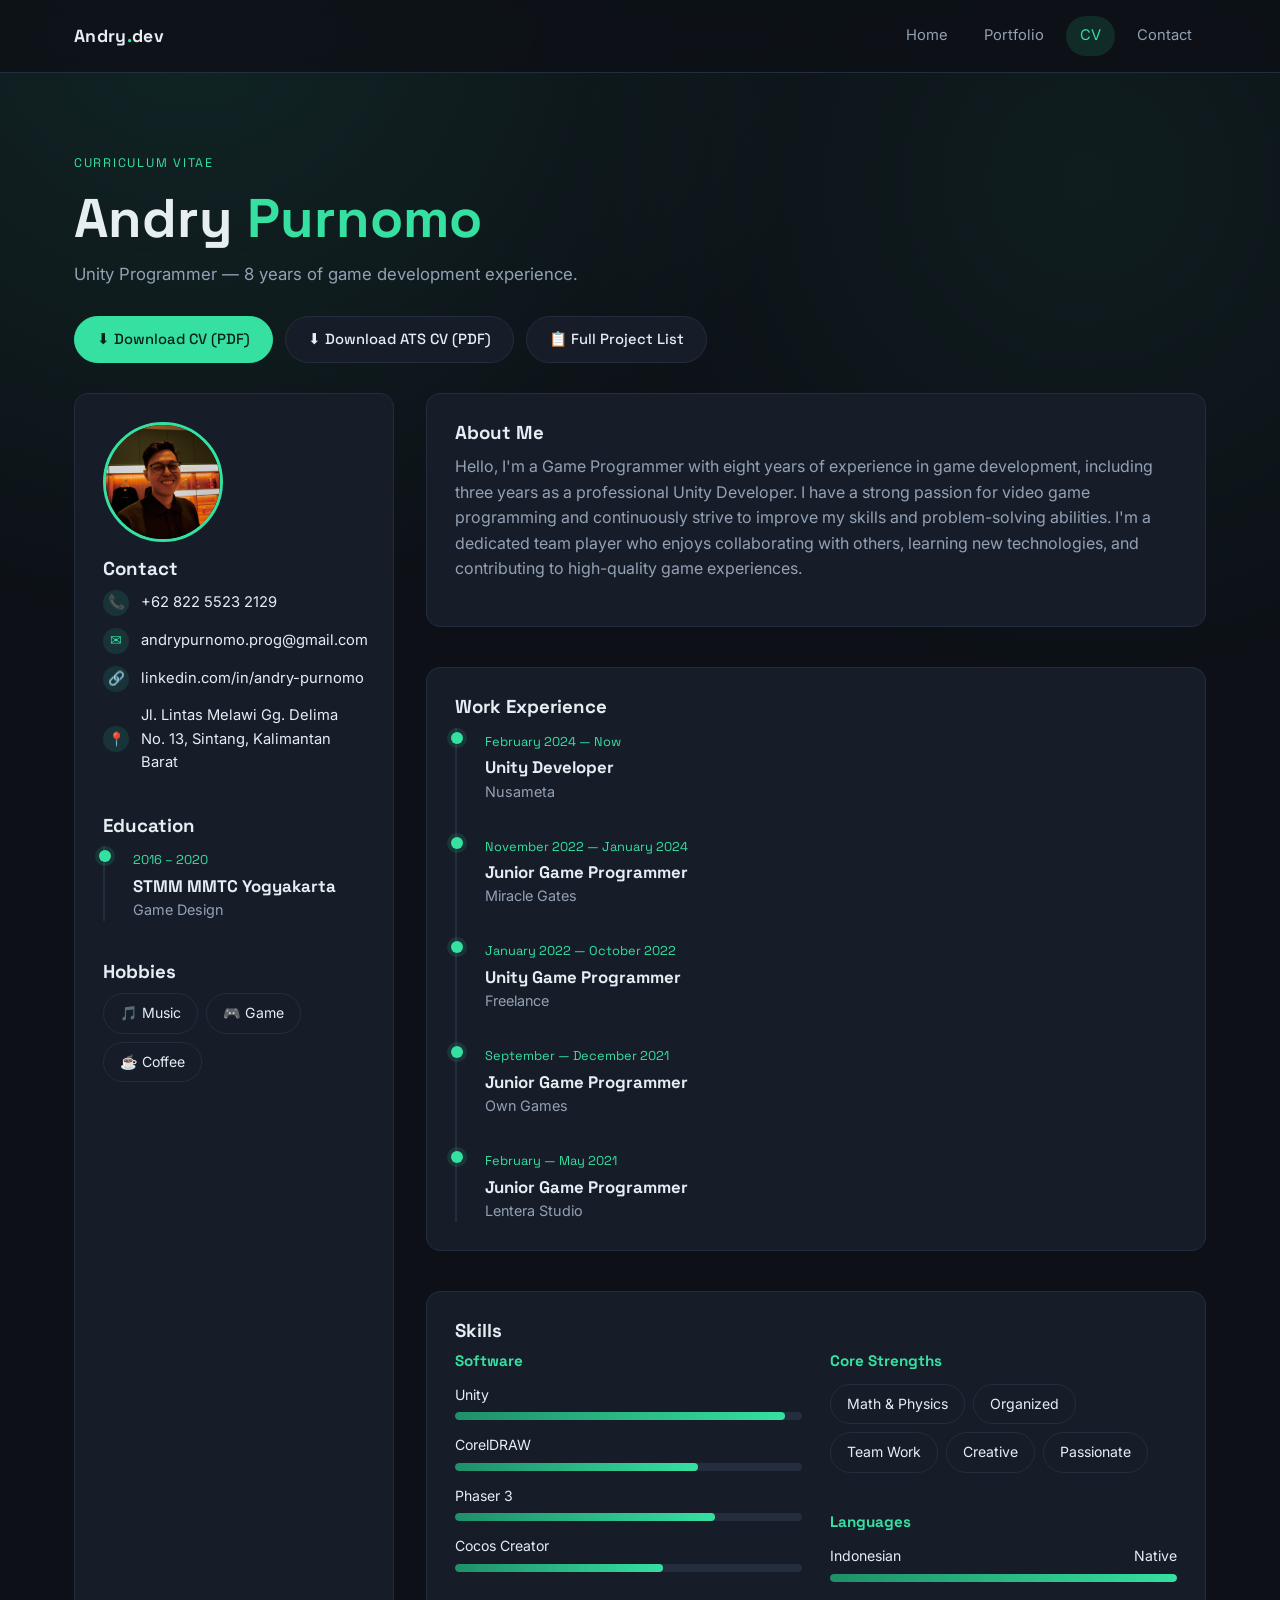
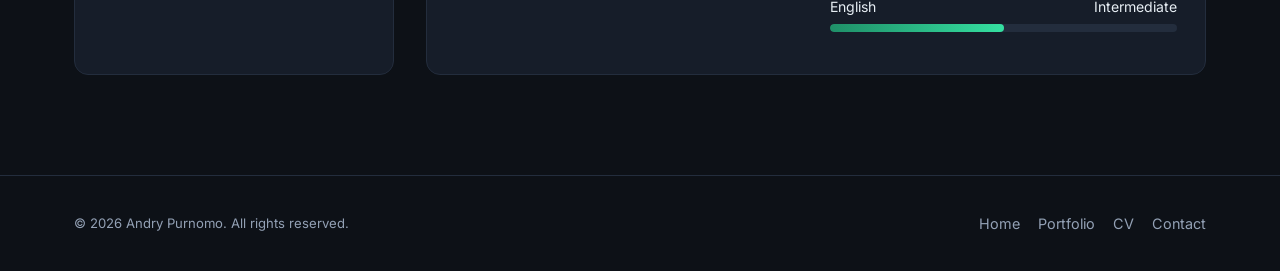
<file: cv.html>
<!DOCTYPE html>
<html lang="en">
<head>
<meta charset="UTF-8" />
<meta name="viewport" content="width=device-width, initial-scale=1.0" />
<title>CV — Andry Purnomo</title>
<meta name="description" content="Curriculum vitae of Andry Purnomo, Unity Programmer." />
<link rel="icon" href="assets/img/favicon/favicon.ico" sizes="any" />
<link rel="icon" type="image/png" sizes="32x32" href="assets/img/favicon/favicon-32.png" />
<link rel="icon" type="image/png" sizes="16x16" href="assets/img/favicon/favicon-16.png" />
<link rel="apple-touch-icon" href="assets/img/favicon/apple-touch-icon.png" />
<link rel="preconnect" href="https://fonts.googleapis.com">
<link href="https://fonts.googleapis.com/css2?family=Space+Grotesk:wght@500;700&family=Inter:wght@400;500;600&display=swap" rel="stylesheet">
<link rel="stylesheet" href="assets/css/style.css" />
</head>
<body>

<header class="site-header">
  <nav class="nav">
    <a class="nav-brand" href="index.html">Andry<span>.</span>dev</a>
    <button class="nav-toggle" aria-label="Toggle menu">☰</button>
    <ul class="nav-links">
      <li><a href="index.html">Home</a></li>
      <li><a href="portfolio.html">Portfolio</a></li>
      <li><a href="cv.html" class="active">CV</a></li>
      <li><a href="index.html#contact">Contact</a></li>
    </ul>
  </nav>
</header>

<main>
  <section class="hero" style="padding-bottom:20px;">
    <div class="container">
      <span class="eyebrow">Curriculum Vitae</span>
      <h1>Andry <span class="accent">Purnomo</span></h1>
      <p class="lede">Unity Programmer — 8 years of game development experience.</p>
      <div class="hero-actions">
        <a class="btn btn-primary" href="assets/files/Andry_Purnomo_CV.pdf" target="_blank" rel="noopener">⬇ Download CV (PDF)</a>
        <a class="btn" href="assets/files/Andry_Purnomo_ATS_CV.pdf" target="_blank" rel="noopener">⬇ Download ATS CV (PDF)</a>
        <a class="btn" href="project-list.html">📋 Full Project List</a>
      </div>
    </div>
  </section>

  <section class="section" style="padding-top:10px;">
    <div class="container cv-layout">

      <aside class="cv-card">
        <img class="cv-photo" src="assets/img/profile/profile.jpg" alt="Andry Purnomo" />
        <h3>Contact</h3>
        <ul class="contact-list">
          <li><span class="ico">📞</span> +62 822 5523 2129</li>
          <li><span class="ico">✉</span> andrypurnomo.prog@gmail.com</li>
          <li><span class="ico">🔗</span> <a href="https://www.linkedin.com/in/andry-purnomo-aa2287251" target="_blank" rel="noopener">linkedin.com/in/andry-purnomo</a></li>
          <li><span class="ico">📍</span> Jl. Lintas Melawi Gg. Delima No. 13, Sintang, Kalimantan Barat</li>
        </ul>

        <h3 class="mt-lg">Education</h3>
        <div class="timeline">
          <div class="timeline-item">
            <span class="date">2016 – 2020</span>
            <h4>STMM MMTC Yogyakarta</h4>
            <div class="org">Game Design</div>
          </div>
        </div>

        <h3 class="mt-lg">Hobbies</h3>
        <div class="pill-list">
          <span class="pill">🎵 Music</span>
          <span class="pill">🎮 Game</span>
          <span class="pill">☕ Coffee</span>
        </div>
      </aside>

      <div>
        <div class="cv-card mt-0">
          <h3>About Me</h3>
          <p>
            Hello, I'm a Game Programmer with eight years of experience in game development,
            including three years as a professional Unity Developer. I have a strong passion for
            video game programming and continuously strive to improve my skills and problem-solving
            abilities. I'm a dedicated team player who enjoys collaborating with others, learning
            new technologies, and contributing to high-quality game experiences.
          </p>
        </div>

        <div class="cv-card mt-lg">
          <h3>Work Experience</h3>
          <div class="timeline">
            <div class="timeline-item">
              <span class="date">February 2024 — Now</span>
              <h4>Unity Developer</h4>
              <div class="org">Nusameta</div>
            </div>
            <div class="timeline-item">
              <span class="date">November 2022 — January 2024</span>
              <h4>Junior Game Programmer</h4>
              <div class="org">Miracle Gates</div>
            </div>
            <div class="timeline-item">
              <span class="date">January 2022 — October 2022</span>
              <h4>Unity Game Programmer</h4>
              <div class="org">Freelance</div>
            </div>
            <div class="timeline-item">
              <span class="date">September — December 2021</span>
              <h4>Junior Game Programmer</h4>
              <div class="org">Own Games</div>
            </div>
            <div class="timeline-item">
              <span class="date">February — May 2021</span>
              <h4>Junior Game Programmer</h4>
              <div class="org">Lentera Studio</div>
            </div>
          </div>
        </div>

        <div class="cv-card mt-lg">
          <h3>Skills</h3>
          <div class="skills-grid">
            <div class="skill-block">
              <h4>Software</h4>
              <div class="bar-item">
                <div class="bar-label"><span>Unity</span></div>
                <div class="bar-track"><div class="bar-fill" style="width:95%"></div></div>
              </div>
              <div class="bar-item">
                <div class="bar-label"><span>CorelDRAW</span></div>
                <div class="bar-track"><div class="bar-fill" style="width:70%"></div></div>
              </div>
              <div class="bar-item">
                <div class="bar-label"><span>Phaser 3</span></div>
                <div class="bar-track"><div class="bar-fill" style="width:75%"></div></div>
              </div>
              <div class="bar-item">
                <div class="bar-label"><span>Cocos Creator</span></div>
                <div class="bar-track"><div class="bar-fill" style="width:60%"></div></div>
              </div>
            </div>
            <div class="skill-block">
              <h4>Core Strengths</h4>
              <div class="pill-list">
                <span class="pill">Math &amp; Physics</span>
                <span class="pill">Organized</span>
                <span class="pill">Team Work</span>
                <span class="pill">Creative</span>
                <span class="pill">Passionate</span>
              </div>
              <h4 class="mt-lg">Languages</h4>
              <div class="bar-item">
                <div class="bar-label"><span>Indonesian</span><span>Native</span></div>
                <div class="bar-track"><div class="bar-fill" style="width:100%"></div></div>
              </div>
              <div class="bar-item">
                <div class="bar-label"><span>English</span><span>Intermediate</span></div>
                <div class="bar-track"><div class="bar-fill" style="width:50%"></div></div>
              </div>
            </div>
          </div>
        </div>
      </div>
    </div>
  </section>
</main>

<footer class="site-footer">
  <div class="container footer-grid">
    <span class="copyright">© <span id="year"></span> Andry Purnomo. All rights reserved.</span>
    <div class="footer-links">
      <a href="index.html">Home</a>
      <a href="portfolio.html">Portfolio</a>
      <a href="cv.html">CV</a>
      <a href="mailto:andrypurnomo.prog@gmail.com">Contact</a>
    </div>
  </div>
</footer>

<script src="assets/js/main.js"></script>
</body>
</html>
</file>
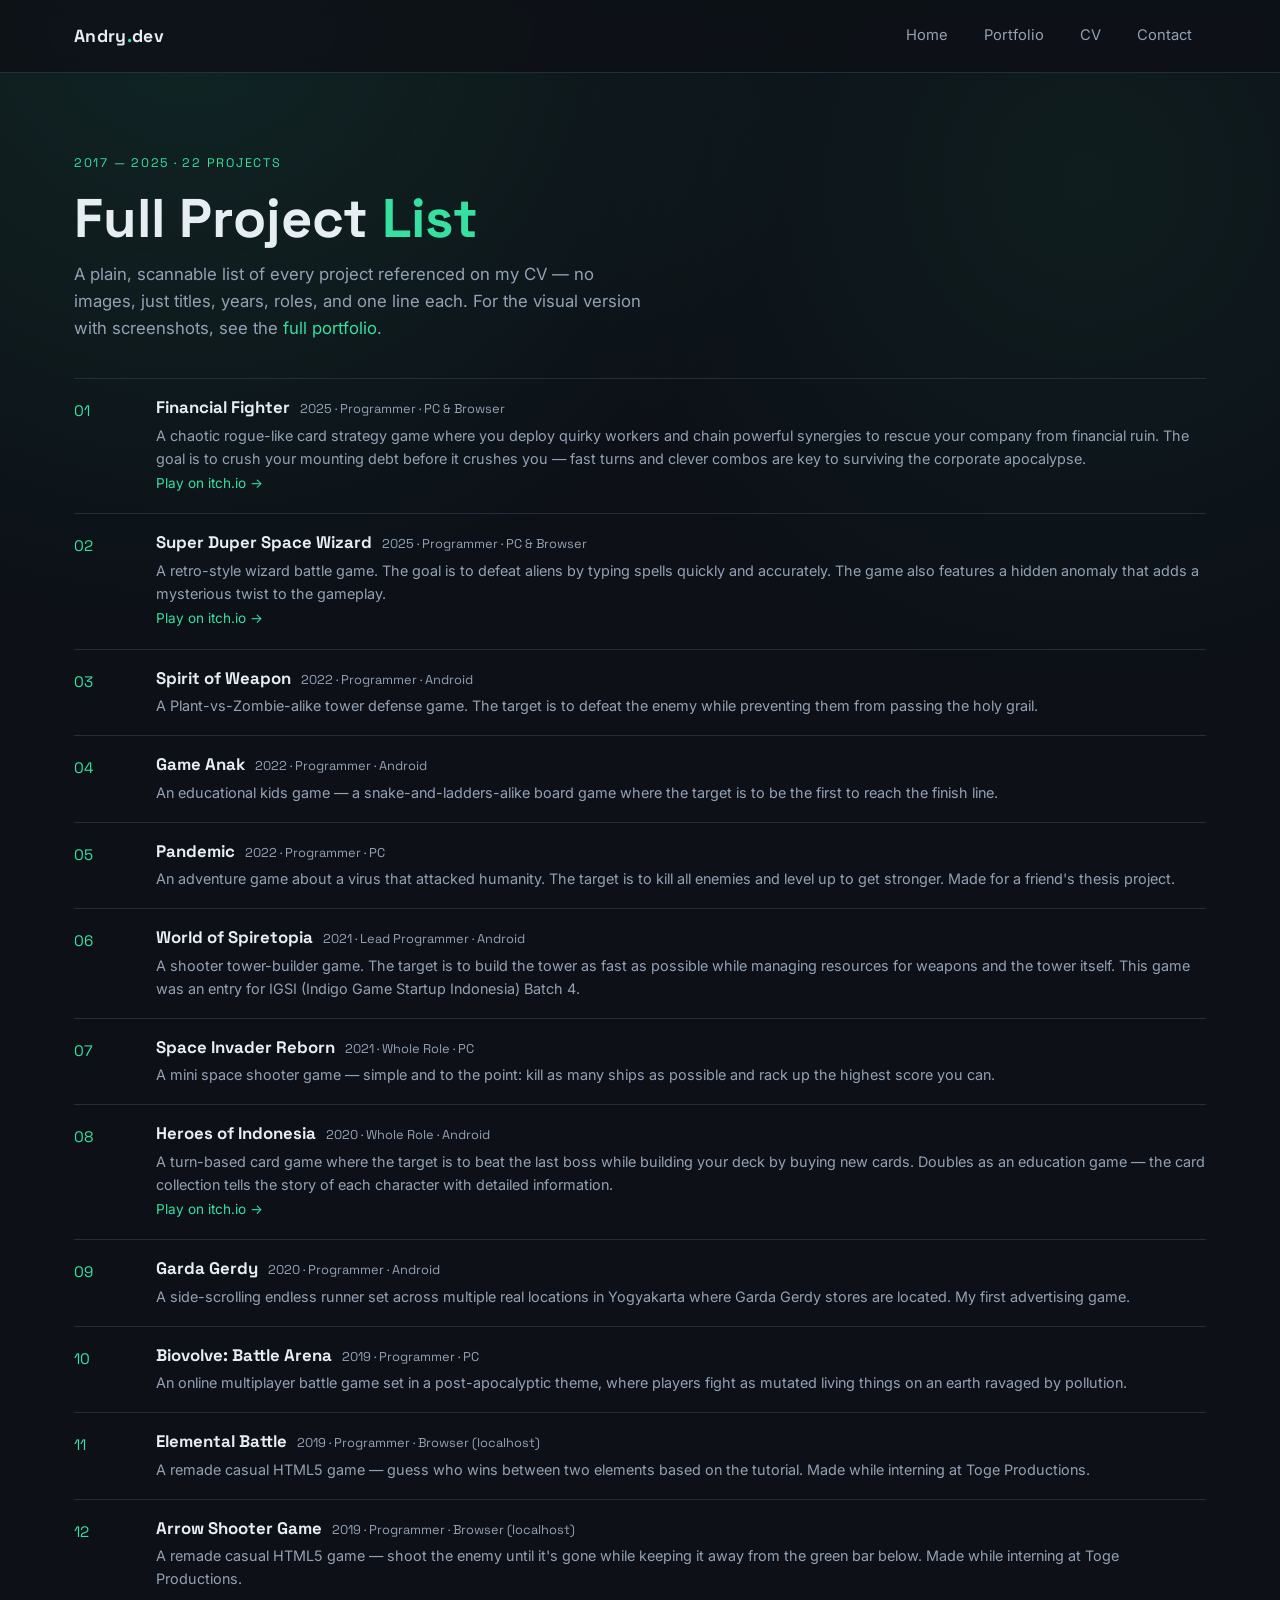
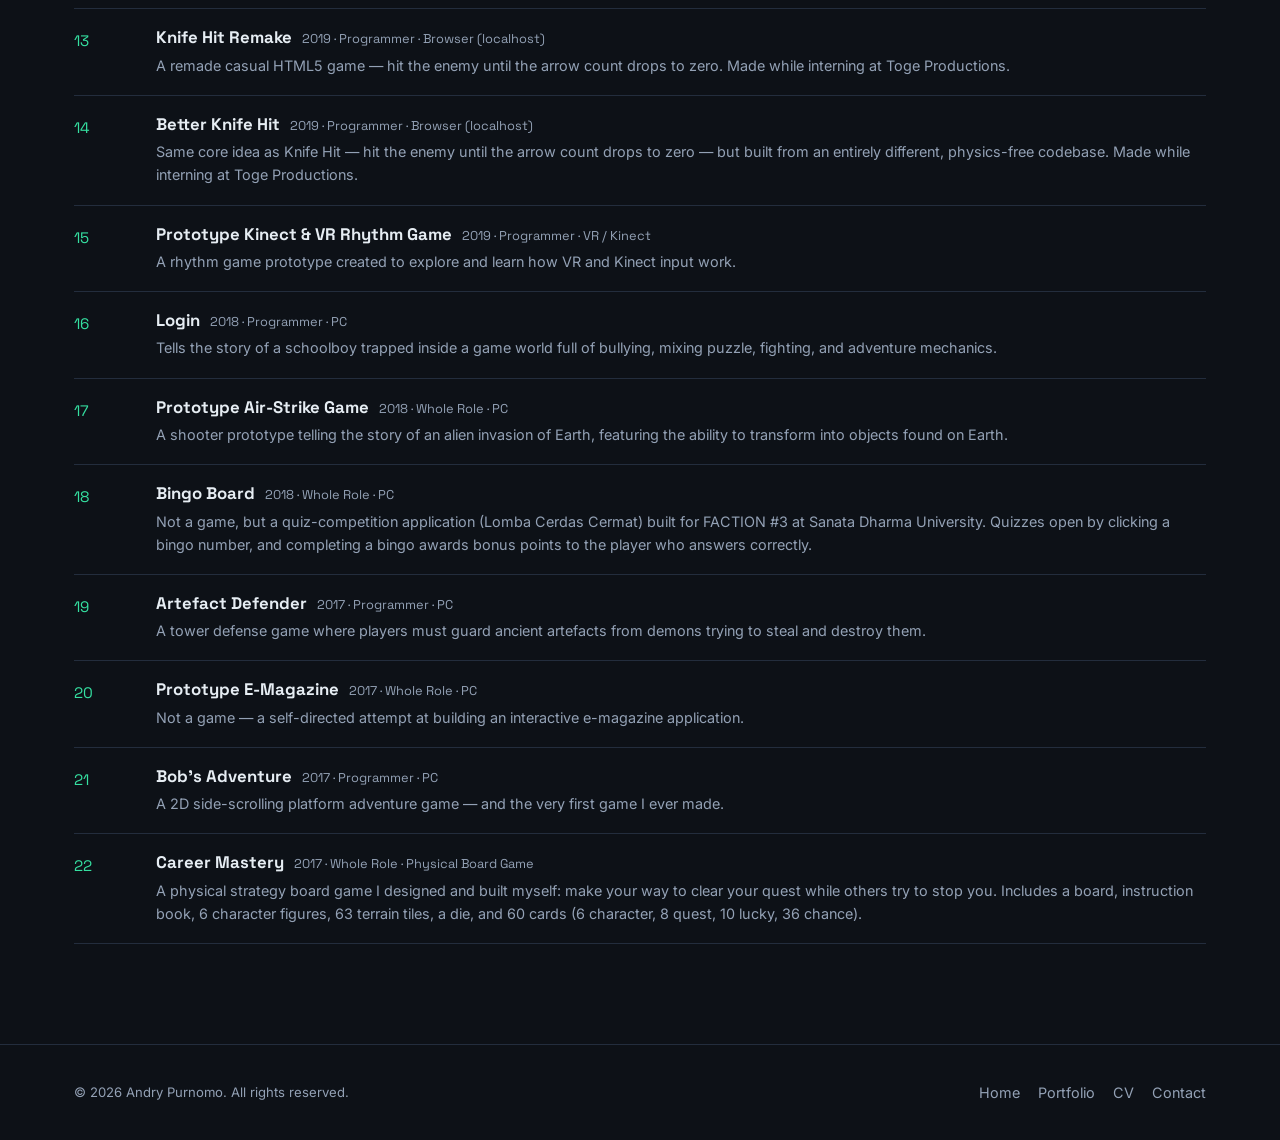
<file: project-list.html>
<!DOCTYPE html>
<html lang="en">
<head>
<meta charset="UTF-8" />
<meta name="viewport" content="width=device-width, initial-scale=1.0" />
<title>Full Project List — Andry Purnomo</title>
<meta name="description" content="Plain-text list of all 22 game development projects by Andry Purnomo, 2017-2025." />
<link rel="icon" href="assets/img/favicon/favicon.ico" sizes="any" />
<link rel="icon" type="image/png" sizes="32x32" href="assets/img/favicon/favicon-32.png" />
<link rel="icon" type="image/png" sizes="16x16" href="assets/img/favicon/favicon-16.png" />
<link rel="apple-touch-icon" href="assets/img/favicon/apple-touch-icon.png" />
<link rel="preconnect" href="https://fonts.googleapis.com">
<link href="https://fonts.googleapis.com/css2?family=Space+Grotesk:wght@500;700&family=Inter:wght@400;500;600&display=swap" rel="stylesheet">
<link rel="stylesheet" href="assets/css/style.css" />
</head>
<body>

<header class="site-header">
  <nav class="nav">
    <a class="nav-brand" href="index.html">Andry<span>.</span>dev</a>
    <button class="nav-toggle" aria-label="Toggle menu">☰</button>
    <ul class="nav-links">
      <li><a href="index.html">Home</a></li>
      <li><a href="portfolio.html">Portfolio</a></li>
      <li><a href="cv.html">CV</a></li>
      <li><a href="index.html#contact">Contact</a></li>
    </ul>
  </nav>
</header>

<main>
  <section class="hero" style="padding-bottom:10px;">
    <div class="container">
      <span class="eyebrow">2017 — 2025 · 22 Projects</span>
      <h1>Full Project <span class="accent">List</span></h1>
      <p class="lede">
        A plain, scannable list of every project referenced on my CV — no images, just titles,
        years, roles, and one line each. For the visual version with screenshots, see the
        <a href="portfolio.html" style="color:var(--accent);">full portfolio</a>.
      </p>
    </div>
  </section>

  <section class="section" style="padding-top:10px;">
    <div class="container">
      <ol class="plain-list" id="plain-project-list"></ol>
    </div>
  </section>
</main>

<footer class="site-footer">
  <div class="container footer-grid">
    <span class="copyright">© <span id="year"></span> Andry Purnomo. All rights reserved.</span>
    <div class="footer-links">
      <a href="index.html">Home</a>
      <a href="portfolio.html">Portfolio</a>
      <a href="cv.html">CV</a>
      <a href="mailto:andrypurnomo.prog@gmail.com">Contact</a>
    </div>
  </div>
</footer>

<script src="assets/js/projects-data.js"></script>
<script src="assets/js/main.js"></script>
</body>
</html>
</file>
<file: assets/css/style.css>
/* ---------- Design tokens ---------- */
:root {
  --bg: #0d1117;
  --bg-alt: #131a24;
  --surface: #161d29;
  --surface-hover: #1c2532;
  --border: #232d3d;
  --text: #e6edf3;
  --text-muted: #93a1b5;
  --accent: #35e0a1;
  --accent-dim: #1f8f68;
  --accent-soft: rgba(53, 224, 161, 0.12);
  --danger: #ff6767;
  --font-head: "Space Grotesk", "Segoe UI", sans-serif;
  --font-body: "Inter", "Segoe UI", sans-serif;
  --radius: 14px;
  --max-width: 1180px;
}

* { box-sizing: border-box; }

html { scroll-behavior: smooth; }

body {
  margin: 0;
  background: var(--bg);
  color: var(--text);
  font-family: var(--font-body);
  line-height: 1.6;
  -webkit-font-smoothing: antialiased;
}

body::before {
  content: "";
  position: fixed;
  inset: 0;
  z-index: -1;
  background:
    radial-gradient(circle at 15% 0%, rgba(53, 224, 161, 0.10), transparent 45%),
    radial-gradient(circle at 85% 20%, rgba(53, 224, 161, 0.06), transparent 40%);
}

img { max-width: 100%; display: block; }

a { color: inherit; text-decoration: none; }

h1, h2, h3, h4 {
  font-family: var(--font-head);
  line-height: 1.2;
  margin: 0 0 0.5em;
}

p { margin: 0 0 1em; color: var(--text-muted); }

.container {
  max-width: var(--max-width);
  margin: 0 auto;
  padding: 0 24px;
}

.eyebrow {
  display: inline-block;
  font-family: var(--font-head);
  font-size: 0.78rem;
  letter-spacing: 0.14em;
  text-transform: uppercase;
  color: var(--accent);
  margin-bottom: 12px;
}

/* ---------- Buttons ---------- */
.btn {
  display: inline-flex;
  align-items: center;
  gap: 8px;
  padding: 11px 22px;
  border-radius: 999px;
  font-family: var(--font-head);
  font-size: 0.92rem;
  font-weight: 500;
  border: 1px solid var(--border);
  background: var(--surface);
  color: var(--text);
  cursor: pointer;
  transition: transform 0.15s ease, border-color 0.15s ease, background 0.15s ease;
}
.btn:hover { transform: translateY(-2px); border-color: var(--accent-dim); background: var(--surface-hover); }
.btn-primary { background: var(--accent); color: #06231a; border-color: var(--accent); }
.btn-primary:hover { background: #4bf0b3; border-color: #4bf0b3; }
.btn-sm { padding: 7px 14px; font-size: 0.8rem; }

/* ---------- Nav ---------- */
.site-header {
  position: sticky;
  top: 0;
  z-index: 50;
  background: rgba(13, 17, 23, 0.85);
  backdrop-filter: blur(10px);
  border-bottom: 1px solid var(--border);
}
.nav {
  display: flex;
  align-items: center;
  justify-content: space-between;
  padding: 16px 24px;
  max-width: var(--max-width);
  margin: 0 auto;
}
.nav-brand {
  font-family: var(--font-head);
  font-weight: 700;
  font-size: 1.1rem;
  letter-spacing: 0.02em;
}
.nav-brand span { color: var(--accent); }
.nav-links {
  display: flex;
  gap: 8px;
  align-items: center;
  list-style: none;
  margin: 0;
  padding: 0;
}
.nav-links a {
  display: block;
  padding: 8px 14px;
  border-radius: 999px;
  font-size: 0.92rem;
  color: var(--text-muted);
  transition: color 0.15s ease, background 0.15s ease;
}
.nav-links a:hover { color: var(--text); background: var(--surface); }
.nav-links a.active { color: var(--accent); background: var(--accent-soft); }
.nav-toggle {
  display: none;
  background: none;
  border: 1px solid var(--border);
  border-radius: 8px;
  color: var(--text);
  width: 40px;
  height: 40px;
  font-size: 1.1rem;
  cursor: pointer;
}

@media (max-width: 720px) {
  .nav-toggle { display: block; }
  .nav-links {
    position: absolute;
    top: 100%;
    left: 0;
    right: 0;
    flex-direction: column;
    align-items: stretch;
    background: var(--bg-alt);
    border-bottom: 1px solid var(--border);
    padding: 10px 24px 18px;
    display: none;
    gap: 4px;
  }
  .nav-links.open { display: flex; }
  .nav-links a { padding: 12px 14px; }
}

/* ---------- Hero ---------- */
.hero {
  padding: 76px 0 56px;
}
.hero-grid {
  display: grid;
  grid-template-columns: 1.15fr 0.85fr;
  gap: 48px;
  align-items: center;
}
.hero h1 {
  font-size: clamp(2.2rem, 4.5vw, 3.4rem);
  margin-bottom: 10px;
}
.hero h1 .accent { color: var(--accent); }
.hero .role {
  font-family: var(--font-head);
  font-size: 1.15rem;
  color: var(--text-muted);
  margin-bottom: 20px;
}
.hero .lede { font-size: 1.05rem; max-width: 52ch; }
.hero-actions { display: flex; gap: 12px; flex-wrap: wrap; margin-top: 28px; }
.hero-photo-wrap {
  position: relative;
  justify-self: center;
}
.hero-photo {
  width: 280px;
  height: 280px;
  border-radius: 28px;
  object-fit: cover;
  border: 1px solid var(--border);
  box-shadow: 0 30px 60px -20px rgba(0,0,0,0.6);
}
.hero-photo-glow {
  position: absolute;
  inset: -18px;
  z-index: -1;
  border-radius: 32px;
  background: radial-gradient(circle, var(--accent-soft), transparent 70%);
  filter: blur(10px);
}

@media (max-width: 860px) {
  .hero-grid { grid-template-columns: 1fr; text-align: center; }
  .hero .lede { margin-left: auto; margin-right: auto; }
  .hero-actions { justify-content: center; }
  .hero-photo-wrap { order: -1; }
  .hero-photo { width: 200px; height: 200px; }
}

/* ---------- Section ---------- */
.section { padding: 60px 0; }
.section-head { margin-bottom: 32px; max-width: 640px; }
.section-head.center { margin-left: auto; margin-right: auto; text-align: center; }
.section-alt { background: var(--bg-alt); border-top: 1px solid var(--border); border-bottom: 1px solid var(--border); }

/* ---------- Project cards ---------- */
.project-grid {
  display: grid;
  grid-template-columns: repeat(auto-fit, minmax(300px, 1fr));
  gap: 24px;
}
.project-card {
  background: var(--surface);
  border: 1px solid var(--border);
  border-radius: var(--radius);
  overflow: hidden;
  display: flex;
  flex-direction: column;
  transition: transform 0.18s ease, border-color 0.18s ease;
}
.project-card:hover { transform: translateY(-4px); border-color: var(--accent-dim); }
.project-thumb {
  aspect-ratio: 16/10;
  overflow: hidden;
  background: #0a0f16;
  cursor: pointer;
  position: relative;
}
.project-thumb img { width: 100%; height: 100%; object-fit: cover; transition: transform 0.3s ease; }
.project-thumb:hover img { transform: scale(1.05); }
.project-body { padding: 20px 22px 22px; display: flex; flex-direction: column; gap: 10px; flex: 1; }
.project-meta-row { display: flex; align-items: center; justify-content: space-between; gap: 8px; }
.project-year { font-family: var(--font-head); font-size: 0.8rem; color: var(--accent); }
.project-role { font-size: 0.78rem; color: var(--text-muted); }
.project-card h3 { font-size: 1.18rem; margin-bottom: 2px; }
.tag-row { display: flex; flex-wrap: wrap; gap: 6px; margin: 2px 0 4px; }
.tag {
  font-size: 0.72rem;
  padding: 3px 10px;
  border-radius: 999px;
  background: var(--accent-soft);
  color: var(--accent);
  border: 1px solid rgba(53,224,161,0.25);
}
.project-desc { font-size: 0.92rem; flex: 1; }
.project-links { display: flex; gap: 8px; flex-wrap: wrap; margin-top: 4px; }
.project-links .btn-sm { border-color: var(--border); }
.no-links-note { font-size: 0.78rem; color: var(--text-muted); font-style: italic; }

/* ---------- Filters ---------- */
.filter-bar {
  display: flex;
  gap: 8px;
  flex-wrap: wrap;
  margin-bottom: 28px;
}
.filter-chip {
  padding: 7px 16px;
  border-radius: 999px;
  border: 1px solid var(--border);
  background: var(--surface);
  color: var(--text-muted);
  font-size: 0.85rem;
  font-family: var(--font-head);
  cursor: pointer;
  transition: all 0.15s ease;
}
.filter-chip:hover { color: var(--text); }
.filter-chip.active { background: var(--accent); color: #06231a; border-color: var(--accent); }

/* ---------- Skills ---------- */
.skills-grid {
  display: grid;
  grid-template-columns: repeat(auto-fit, minmax(240px, 1fr));
  gap: 28px;
}
.skill-block h4 { color: var(--accent); font-size: 0.95rem; margin-bottom: 14px; }
.bar-item { margin-bottom: 14px; }
.bar-item .bar-label { display: flex; justify-content: space-between; font-size: 0.88rem; margin-bottom: 6px; }
.bar-track { height: 8px; border-radius: 999px; background: var(--border); overflow: hidden; }
.bar-fill { height: 100%; border-radius: 999px; background: linear-gradient(90deg, var(--accent-dim), var(--accent)); }
.pill-list { display: flex; flex-wrap: wrap; gap: 8px; }
.pill {
  padding: 8px 16px;
  border-radius: 999px;
  background: var(--surface);
  border: 1px solid var(--border);
  font-size: 0.88rem;
}

/* ---------- Timeline ---------- */
.timeline { position: relative; padding-left: 28px; border-left: 2px solid var(--border); }
.timeline-item { position: relative; padding-bottom: 30px; }
.timeline-item:last-child { padding-bottom: 0; }
.timeline-item::before {
  content: "";
  position: absolute;
  left: -34px;
  top: 4px;
  width: 12px;
  height: 12px;
  border-radius: 50%;
  background: var(--accent);
  box-shadow: 0 0 0 4px var(--accent-soft);
}
.timeline-item .date { font-family: var(--font-head); font-size: 0.8rem; color: var(--accent); }
.timeline-item h4 { margin: 4px 0 2px; font-size: 1.05rem; }
.timeline-item .org { color: var(--text-muted); font-size: 0.9rem; }

/* ---------- CV page ---------- */
.cv-layout {
  display: grid;
  grid-template-columns: 320px 1fr;
  gap: 32px;
}
@media (max-width: 860px) {
  .cv-layout { grid-template-columns: 1fr; }
}
.cv-card {
  background: var(--surface);
  border: 1px solid var(--border);
  border-radius: var(--radius);
  padding: 28px;
}
.cv-photo {
  width: 120px;
  height: 120px;
  border-radius: 50%;
  object-fit: cover;
  border: 3px solid var(--accent);
  margin-bottom: 16px;
}
.contact-list { list-style: none; margin: 0; padding: 0; display: flex; flex-direction: column; gap: 12px; font-size: 0.92rem; }
.contact-list li { display: flex; gap: 12px; align-items: center; }
.contact-list .ico {
  flex: 0 0 26px;
  width: 26px;
  height: 26px;
  display: inline-flex;
  align-items: center;
  justify-content: center;
  border-radius: 50%;
  background: var(--accent-soft);
  color: var(--accent);
  font-size: 0.85rem;
  line-height: 1;
}
.dots { display: flex; gap: 5px; }
.dot { width: 9px; height: 9px; border-radius: 50%; background: var(--border); }
.dot.filled { background: var(--accent); }

/* ---------- Lightbox ---------- */
.lightbox {
  position: fixed;
  inset: 0;
  background: rgba(6, 9, 13, 0.92);
  display: none;
  align-items: center;
  justify-content: center;
  z-index: 200;
  padding: 40px 20px;
}
.lightbox.open { display: flex; }
.lightbox img { max-width: min(900px, 92vw); max-height: 84vh; border-radius: 10px; border: 1px solid var(--border); }
.lightbox-close, .lightbox-nav {
  position: absolute;
  background: var(--surface);
  border: 1px solid var(--border);
  color: var(--text);
  border-radius: 50%;
  width: 44px;
  height: 44px;
  font-size: 1.2rem;
  cursor: pointer;
  display: flex;
  align-items: center;
  justify-content: center;
}
.lightbox-close { top: 20px; right: 20px; }
.lightbox-prev { left: 20px; top: 50%; transform: translateY(-50%); }
.lightbox-next { right: 20px; top: 50%; transform: translateY(-50%); }
.lightbox-count { position: absolute; bottom: 20px; left: 50%; transform: translateX(-50%); color: var(--text-muted); font-size: 0.85rem; }

/* ---------- Footer ---------- */
.site-footer {
  border-top: 1px solid var(--border);
  padding: 36px 0;
  margin-top: 40px;
}
.footer-grid {
  display: flex;
  justify-content: space-between;
  align-items: center;
  flex-wrap: wrap;
  gap: 16px;
}
.footer-links { display: flex; gap: 18px; flex-wrap: wrap; }
.footer-links a { color: var(--text-muted); font-size: 0.9rem; }
.footer-links a:hover { color: var(--accent); }
.copyright { font-size: 0.82rem; color: var(--text-muted); }

/* ---------- Plain project list ---------- */
.plain-list {
  list-style: none;
  margin: 0;
  padding: 0;
  counter-reset: proj;
}
.plain-list-item {
  counter-increment: proj;
  display: grid;
  grid-template-columns: 64px 1fr;
  gap: 18px;
  padding: 18px 0;
  border-bottom: 1px solid var(--border);
}
.plain-list-item:first-child { border-top: 1px solid var(--border); }
.plain-list-item::before {
  content: counter(proj, decimal-leading-zero);
  font-family: var(--font-head);
  color: var(--accent);
  font-size: 0.95rem;
  padding-top: 2px;
}
.plain-list-head {
  display: flex;
  flex-wrap: wrap;
  align-items: baseline;
  gap: 10px;
  margin-bottom: 4px;
}
.plain-list-head h3 { margin: 0; font-size: 1.05rem; }
.plain-list-meta { font-size: 0.8rem; color: var(--text-muted); font-family: var(--font-head); }
.plain-list-desc { margin: 0; font-size: 0.9rem; }
.plain-list-link { font-size: 0.85rem; color: var(--accent); }
@media (max-width: 560px) {
  .plain-list-item { grid-template-columns: 1fr; }
  .plain-list-item::before { display: none; }
}

/* ---------- Misc ---------- */
.badge-strip { display: flex; gap: 10px; flex-wrap: wrap; margin-top: 18px; }
.badge {
  display: inline-flex;
  align-items: center;
  gap: 6px;
  font-size: 0.82rem;
  padding: 6px 12px;
  border-radius: 999px;
  background: var(--surface);
  border: 1px solid var(--border);
  color: var(--text-muted);
}
.text-center { text-align: center; }
.mt-lg { margin-top: 40px; }
</file>
